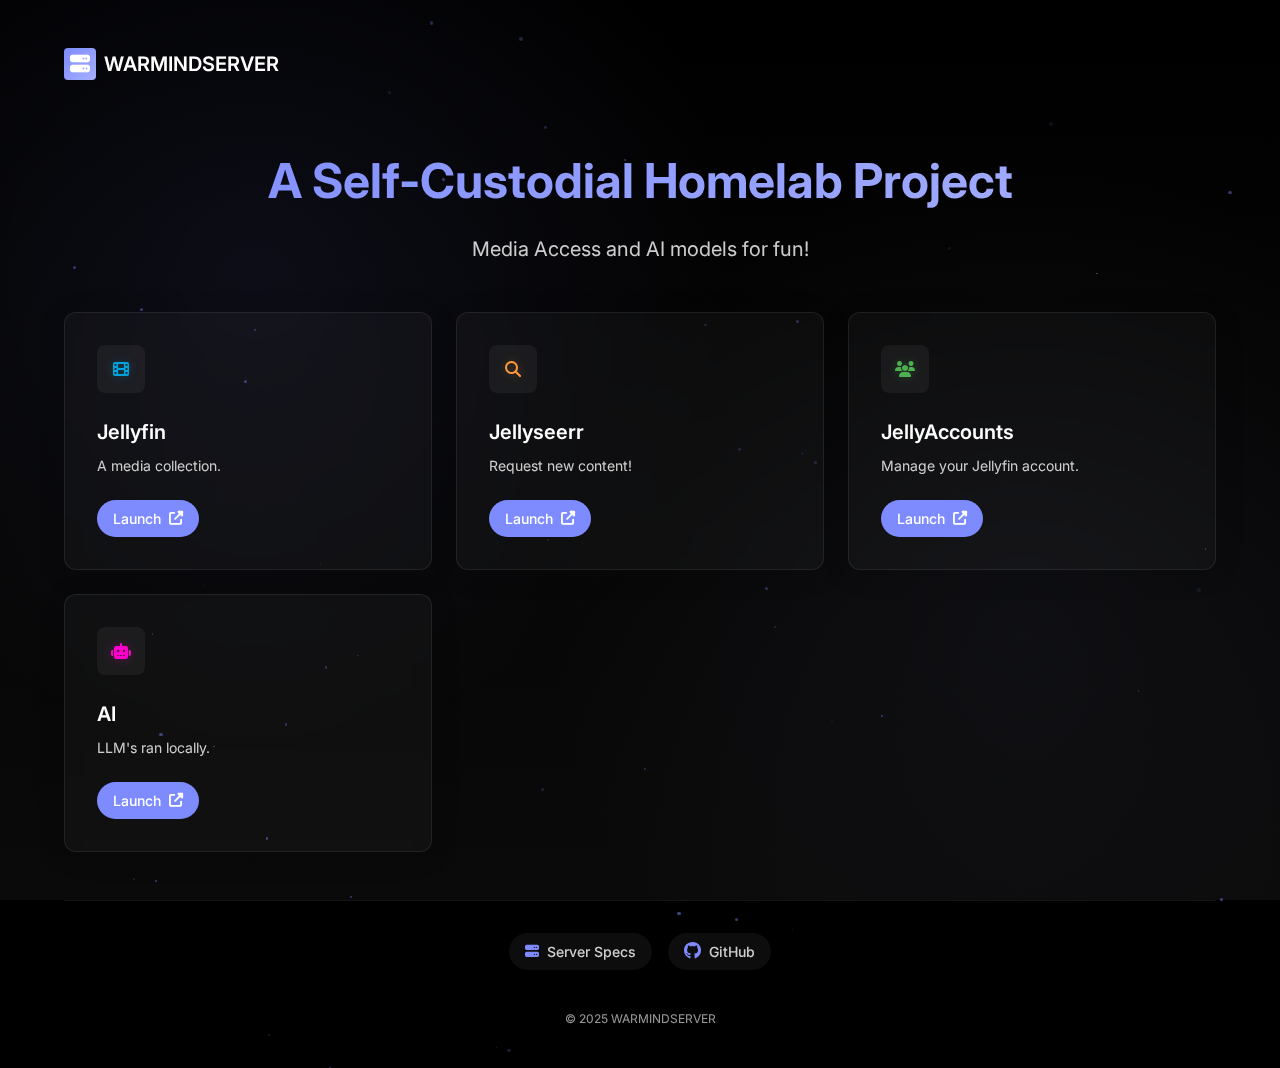
<file: index.html>
<!DOCTYPE html>
<html lang="en">
<head>
    <meta charset="UTF-8">
    <meta name="viewport" content="width=device-width, initial-scale=1.0">
    <meta name="description" content="WARMINDSERVER - A self-custodial homelab project providing media streaming, requests management, and more through Jellyfin and related services.">
    <meta name="keywords" content="homelab, server, jellyfin, media server, self-hosted">
    <title>WARMINDSERVER - Homelab Dashboard</title>
    
    <!-- Favicon -->
    <link rel="icon" type="image/svg+xml" href="data:image/svg+xml,%3Csvg xmlns='http://www.w3.org/2000/svg' viewBox='0 0 24 24'%3E%3Cpath fill='%235e6ad2' d='M4,1H20a1,1,0,0,1,1,1V22a1,1,0,0,1-1,1H4a1,1,0,0,1-1-1V2A1,1,0,0,1,4,1M5,3V21H19V3H5M8,17h8v2H8V17M8,5h8V7H8V5m0,4h8v2H8V9m0,4h8v2H8V13Z'/%3E%3C/svg%3E">
    <link rel="apple-touch-icon" href="data:image/svg+xml,%3Csvg xmlns='http://www.w3.org/2000/svg' viewBox='0 0 24 24'%3E%3Cpath fill='%235e6ad2' d='M4,1H20a1,1,0,0,1,1,1V22a1,1,0,0,1-1,1H4a1,1,0,0,1-1-1V2A1,1,0,0,1,4,1M5,3V21H19V3H5M8,17h8v2H8V17M8,5h8V7H8V5m0,4h8v2H8V9m0,4h8v2H8V13Z'/%3E%3C/svg%3E">
    
    <!-- Fonts -->
    <link rel="preconnect" href="https://fonts.googleapis.com">
    <link rel="preconnect" href="https://fonts.gstatic.com" crossorigin>
    <link href="https://fonts.googleapis.com/css2?family=Inter:wght@400;500;600;700&display=swap" rel="stylesheet">
    
    <!-- Styles -->
    <link rel="stylesheet" href="styles.css">
    <link rel="stylesheet" href="https://cdnjs.cloudflare.com/ajax/libs/font-awesome/6.4.0/css/all.min.css">
</head>
<body>
    <a href="#main-content" class="skip-to-content">Skip to content</a>
    <div class="background-gradient"></div>
    
    <div class="container">
        <header>
            <a href="index.html" class="logo">
                <span class="logo-icon"><i class="fas fa-server"></i></span>
                <span>WARMINDSERVER</span>
            </a>
        </header>
        
        <main id="main-content">
            <section class="hero">
                <h1 class="hero-title">A Self-Custodial Homelab Project</h1>
                <p class="hero-subtitle">Media Access and AI models for fun!</p>
            </section>
            
            <section class="services-section">
                <div class="services-grid">
                    <article class="service-card" data-service="jellyfin">
                        <div class="card-content">
                            <div class="service-icon" aria-hidden="true">
                                <i class="fas fa-film"></i>
                            </div>
                            <h2>Jellyfin</h2>
                            <p>A media collection.</p>
                            <a href="https://jellyfin.warminds.net" class="service-link" target="_blank" aria-label="Launch Jellyfin Media Streaming Server">
                                <span>Launch</span>
                                <i class="fas fa-external-link-alt" aria-hidden="true"></i>
                            </a>
                        </div>
                    </article>
                    
                    <article class="service-card" data-service="jellyseerr">
                        <div class="card-content">
                            <div class="service-icon" aria-hidden="true">
                                <i class="fas fa-search"></i>
                            </div>
                            <h2>Jellyseerr</h2>
                            <p>Request new content!</p>
                            <a href="https://jellyseerr.warminds.net" class="service-link" target="_blank" aria-label="Launch Jellyseerr Media Requests Manager">
                                <span>Launch</span>
                                <i class="fas fa-external-link-alt" aria-hidden="true"></i>
                            </a>
                        </div>
                    </article>
                    
                    <article class="service-card" data-service="jellyaccounts">
                        <div class="card-content">
                            <div class="service-icon" aria-hidden="true">
                                <i class="fas fa-users"></i>
                            </div>
                            <h2>JellyAccounts</h2>
                            <p>Manage your Jellyfin account.</p>
                            <a href="https://jellyaccounts.warminds.net" class="service-link" target="_blank" aria-label="Launch JellyAccounts User Management">
                                <span>Launch</span>
                                <i class="fas fa-external-link-alt" aria-hidden="true"></i>
                            </a>
                        </div>
                    </article>
                    
                    <article class="service-card" data-service="ai">
                        <div class="card-content">
                            <div class="service-icon" aria-hidden="true">
                                <i class="fas fa-robot"></i>
                            </div>
                            <h2>AI</h2>
                            <p>LLM's ran locally.</p>
                            <a href="https://ai.warminds.net" class="service-link" target="_blank" aria-label="Launch AI Models">
                                <span>Launch</span>
                                <i class="fas fa-external-link-alt" aria-hidden="true"></i>
                            </a>
                        </div>
                    </article>
                </div>
            </section>
        </main>
        
        <footer>
            <nav class="footer-links">
                <a href="specs.html" class="specs-link" aria-label="View Server Specifications">
                    <i class="fas fa-server" aria-hidden="true"></i>
                    <span>Server Specs</span>
                </a>
                <a href="https://github.com/sombreserotonin" class="github-link" target="_blank" aria-label="Visit GitHub profile">
                    <i class="fab fa-github" aria-hidden="true"></i>
                    <span>GitHub</span>
                </a>
            </nav>
            <div class="copyright">
                © 2025 WARMINDSERVER
            </div>
        </footer>
    </div>

    <script src="script.js"></script>
</body>
</html>
</file>
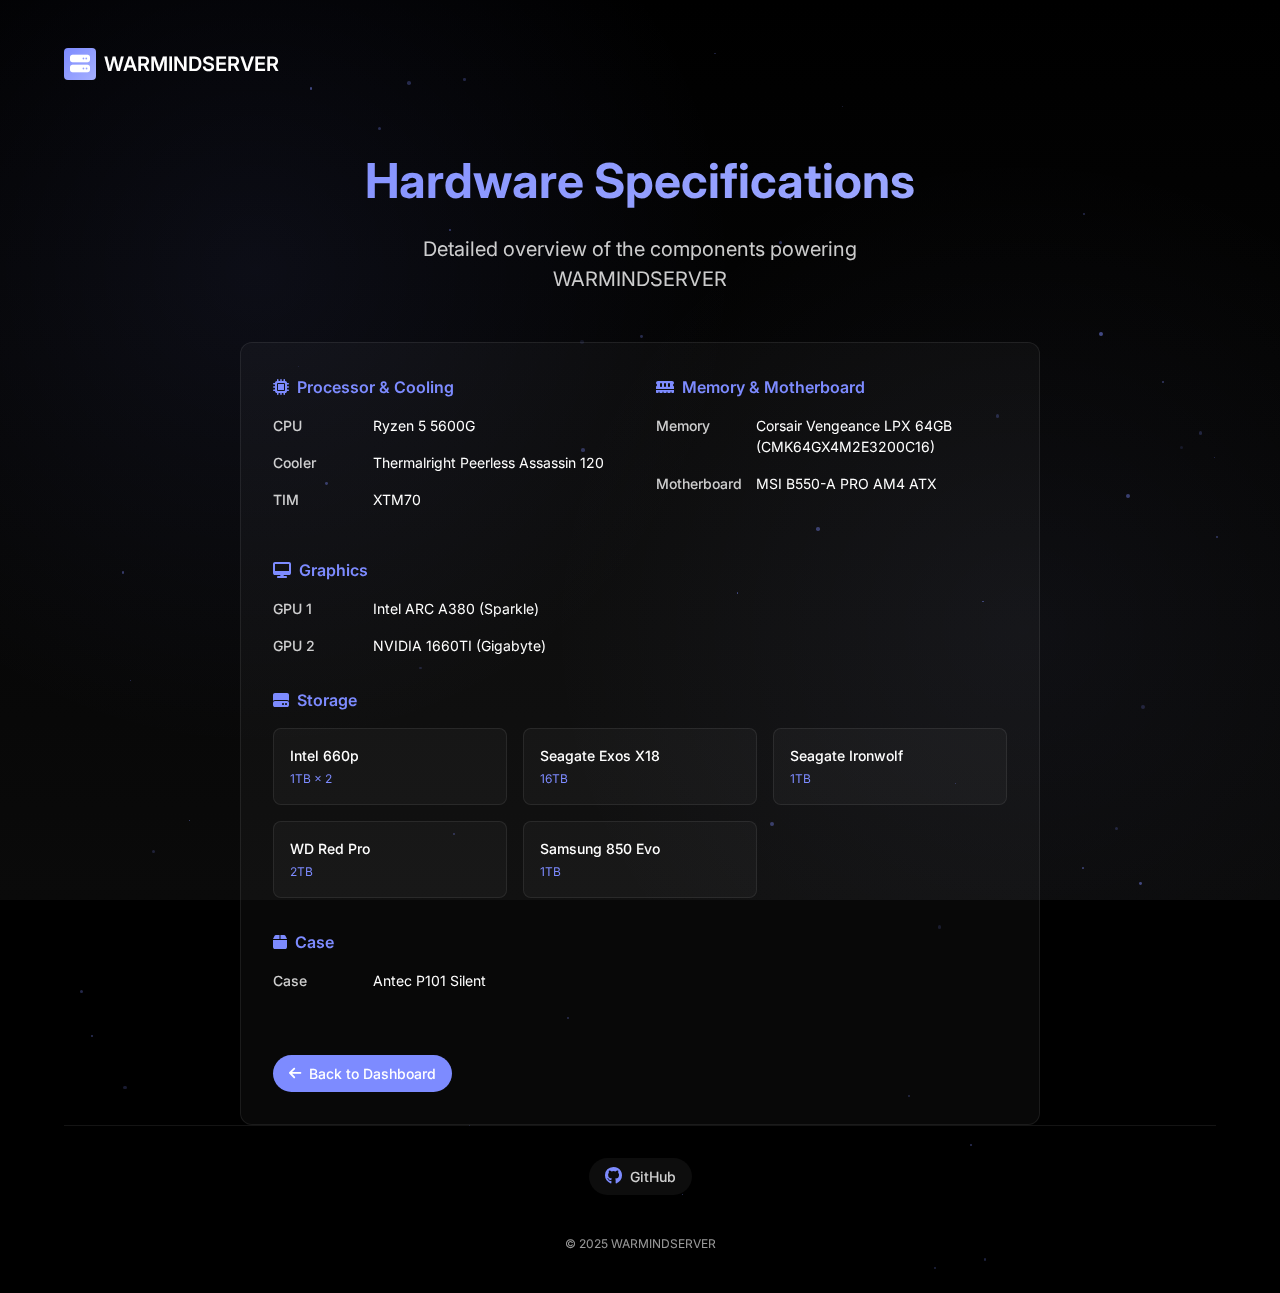
<file: specs.html>
<!DOCTYPE html>
<html lang="en">
<head>
    <meta charset="UTF-8">
    <meta name="viewport" content="width=device-width, initial-scale=1.0">
    <meta name="description" content="Detailed hardware specifications of the WARMINDSERVER homelab, including CPU, memory, storage, and graphics components.">
    <meta name="keywords" content="homelab, server specs, hardware, Ryzen, server build">
    <title>WARMINDSERVER - Hardware Specifications</title>
    
    <!-- Favicon -->
    <link rel="icon" type="image/svg+xml" href="data:image/svg+xml,%3Csvg xmlns='http://www.w3.org/2000/svg' viewBox='0 0 24 24'%3E%3Cpath fill='%235e6ad2' d='M4,1H20a1,1,0,0,1,1,1V22a1,1,0,0,1-1,1H4a1,1,0,0,1-1-1V2A1,1,0,0,1,4,1M5,3V21H19V3H5M8,17h8v2H8V17M8,5h8V7H8V5m0,4h8v2H8V9m0,4h8v2H8V13Z'/%3E%3C/svg%3E">
    <link rel="apple-touch-icon" href="data:image/svg+xml,%3Csvg xmlns='http://www.w3.org/2000/svg' viewBox='0 0 24 24'%3E%3Cpath fill='%235e6ad2' d='M4,1H20a1,1,0,0,1,1,1V22a1,1,0,0,1-1,1H4a1,1,0,0,1-1-1V2A1,1,0,0,1,4,1M5,3V21H19V3H5M8,17h8v2H8V17M8,5h8V7H8V5m0,4h8v2H8V9m0,4h8v2H8V13Z'/%3E%3C/svg%3E">
    
    <!-- Fonts -->
    <link rel="preconnect" href="https://fonts.googleapis.com">
    <link rel="preconnect" href="https://fonts.gstatic.com" crossorigin>
    <link href="https://fonts.googleapis.com/css2?family=Inter:wght@400;500;600;700&display=swap" rel="stylesheet">
    
    <!-- Styles -->
    <link rel="stylesheet" href="styles.css">
    <link rel="stylesheet" href="https://cdnjs.cloudflare.com/ajax/libs/font-awesome/6.4.0/css/all.min.css">
</head>
<body>
    <a href="#main-content" class="skip-to-content">Skip to content</a>
    <div class="background-gradient"></div>
    
    <div class="container">
        <header>
            <a href="index.html" class="logo">
                <span class="logo-icon"><i class="fas fa-server"></i></span>
                <span>WARMINDSERVER</span>
            </a>
        </header>
        
        <main id="main-content">
            <section class="hero">
                <h1 class="hero-title">Hardware Specifications</h1>
                <p class="hero-subtitle">Detailed overview of the components powering WARMINDSERVER</p>
            </section>
            
            <section class="specs-container">
                <div class="specs-grid">
                    <section class="spec-category">
                        <h3 class="spec-category-title">
                            <i class="fas fa-microchip" aria-hidden="true"></i> Processor & Cooling
                        </h3>
                        <dl>
                            <div class="spec-item">
                                <dt class="spec-label">CPU</dt>
                                <dd class="spec-value">Ryzen 5 5600G</dd>
                            </div>
                            <div class="spec-item">
                                <dt class="spec-label">Cooler</dt>
                                <dd class="spec-value">Thermalright Peerless Assassin 120</dd>
                            </div>
                            <div class="spec-item">
                                <dt class="spec-label">TIM</dt>
                                <dd class="spec-value">XTM70</dd>
                            </div>
                        </dl>
                    </section>
                    
                    <section class="spec-category">
                        <h3 class="spec-category-title">
                            <i class="fas fa-memory" aria-hidden="true"></i> Memory & Motherboard
                        </h3>
                        <dl>
                            <div class="spec-item">
                                <dt class="spec-label">Memory</dt>
                                <dd class="spec-value">Corsair Vengeance LPX 64GB (CMK64GX4M2E3200C16)</dd>
                            </div>
                            <div class="spec-item">
                                <dt class="spec-label">Motherboard</dt>
                                <dd class="spec-value">MSI B550-A PRO AM4 ATX</dd>
                            </div>
                        </dl>
                    </section>
                </div>
                
                <section class="spec-category">
                    <h3 class="spec-category-title">
                        <i class="fas fa-desktop" aria-hidden="true"></i> Graphics
                    </h3>
                    <dl>
                        <div class="spec-item">
                            <dt class="spec-label">GPU 1</dt>
                            <dd class="spec-value">Intel ARC A380 (Sparkle)</dd>
                        </div>
                        <div class="spec-item">
                            <dt class="spec-label">GPU 2</dt>
                            <dd class="spec-value">NVIDIA 1660TI (Gigabyte)</dd>
                        </div>
                    </dl>
                </section>
                
                <section class="spec-category">
                    <h3 class="spec-category-title">
                        <i class="fas fa-hdd" aria-hidden="true"></i> Storage
                    </h3>
                    <div class="storage-items">
                        <div class="storage-item">
                            <div class="storage-name">Intel 660p</div>
                            <div class="storage-capacity">1TB × 2</div>
                        </div>
                        <div class="storage-item">
                            <div class="storage-name">Seagate Exos X18</div>
                            <div class="storage-capacity">16TB</div>
                        </div>
                        <div class="storage-item">
                            <div class="storage-name">Seagate Ironwolf</div>
                            <div class="storage-capacity">1TB</div>
                        </div>
                        <div class="storage-item">
                            <div class="storage-name">WD Red Pro</div>
                            <div class="storage-capacity">2TB</div>
                        </div>
                        <div class="storage-item">
                            <div class="storage-name">Samsung 850 Evo</div>
                            <div class="storage-capacity">1TB</div>
                        </div>
                    </div>
                </section>
                
                <section class="spec-category">
                    <h3 class="spec-category-title">
                        <i class="fas fa-box" aria-hidden="true"></i> Case
                    </h3>
                    <dl>
                        <div class="spec-item">
                            <dt class="spec-label">Case</dt>
                            <dd class="spec-value">Antec P101 Silent</dd>
                        </div>
                    </dl>
                </section>
                
                <a href="index.html" class="back-button" aria-label="Return to dashboard">
                    <i class="fas fa-arrow-left" aria-hidden="true"></i>
                    <span>Back to Dashboard</span>
                </a>
            </section>
        </main>
        
        <footer>
            <nav class="footer-links">
                <a href="https://github.com/sombreserotonin" class="github-link" target="_blank" aria-label="Visit GitHub profile">
                    <i class="fab fa-github" aria-hidden="true"></i>
                    <span>GitHub</span>
                </a>
            </nav>
            <div class="copyright">
                © 2025 WARMINDSERVER
            </div>
        </footer>
    </div>

    <script src="script.js"></script>
</body>
</html>
</file>
<file: styles.css>
/* Linear-inspired Design System */
:root {
    /* Colors - OLED Optimized */
    --background: #000000;
    --background-secondary: #0a0a0a;
    --background-tertiary: #121212;
    --text-primary: #ffffff;
    --text-secondary: rgba(255, 255, 255, 0.8);
    --text-tertiary: rgba(255, 255, 255, 0.6);
    --accent-primary: #7d8bff;
    --accent-secondary: #a6b0ff;
    --accent-gradient: linear-gradient(135deg, #7d8bff, #a6b0ff);
    --border-color: rgba(255, 255, 255, 0.08);
    --card-background: rgba(255, 255, 255, 0.03);
    --card-hover: rgba(255, 255, 255, 0.08);
    --card-active: rgba(255, 255, 255, 0.12);
    --shadow-color: rgba(0, 0, 0, 0.7);
    --glow-color: rgba(125, 139, 255, 0.15);
    
    /* Typography */
    --font-sans: 'Inter', -apple-system, BlinkMacSystemFont, 'Segoe UI', Roboto, Oxygen, Ubuntu, Cantarell, 'Open Sans', 'Helvetica Neue', sans-serif;
    --font-mono: 'SF Mono', SFMono-Regular, ui-monospace, 'DejaVu Sans Mono', Menlo, Consolas, monospace;
    
    /* Spacing */
    --space-xs: 4px;
    --space-sm: 8px;
    --space-md: 16px;
    --space-lg: 24px;
    --space-xl: 32px;
    --space-xxl: 48px;
    
    /* Borders */
    --radius-sm: 4px;
    --radius-md: 8px;
    --radius-lg: 12px;
    --radius-xl: 16px;
    --radius-full: 9999px;
    
    /* Transitions */
    --transition-fast: 0.1s ease;
    --transition-normal: 0.2s ease;
    --transition-slow: 0.3s ease;
}

/* Base Styles */
* {
    margin: 0;
    padding: 0;
    box-sizing: border-box;
}

/* Particle Effects */
.particle {
    position: absolute;
    border-radius: 50%;
    pointer-events: none;
    animation: float linear infinite;
    z-index: 0;
}

@keyframes float {
    0% {
        transform: translateY(0) translateX(0);
    }
    50% {
        transform: translateY(-100px) translateX(20px);
    }
    100% {
        transform: translateY(0) translateX(0);
    }
}

html {
    font-size: 16px;
    scroll-behavior: smooth;
}

body {
    font-family: var(--font-sans);
    background-color: var(--background);
    color: var(--text-primary);
    line-height: 1.5;
    -webkit-font-smoothing: antialiased;
    -moz-osx-font-smoothing: grayscale;
    overflow-x: hidden;
}

/* Accessibility - Skip to content link */
.skip-to-content {
    position: absolute;
    top: -40px;
    left: 0;
    background: var(--accent-primary);
    color: var(--text-primary);
    padding: var(--space-sm) var(--space-md);
    z-index: 100;
    transition: top var(--transition-normal);
    border-radius: 0 0 var(--radius-sm) 0;
}

.skip-to-content:focus {
    top: 0;
}

/* Background Effect */
.background-gradient {
    position: fixed;
    top: 0;
    left: 0;
    width: 100%;
    height: 100%;
    z-index: -1;
    background: 
        radial-gradient(circle at 20% 30%, rgba(125, 139, 255, 0.08), transparent 40%),
        radial-gradient(circle at 80% 70%, rgba(166, 176, 255, 0.05), transparent 40%),
        linear-gradient(to bottom, #000000, #0a0a0a);
    opacity: 1;
    transition: transform 0.5s cubic-bezier(0.17, 0.67, 0.83, 0.67);
}

/* Container */
.container {
    max-width: 1200px;
    margin: 0 auto;
    padding: var(--space-lg);
    position: relative;
    z-index: 1;
    display: flex;
    flex-direction: column;
    min-height: 100vh;
}

/* Header */
header {
    display: flex;
    justify-content: space-between;
    align-items: center;
    padding: var(--space-lg) 0;
    margin-bottom: var(--space-xxl);
}

.logo {
    display: flex;
    align-items: center;
    gap: var(--space-sm);
    font-weight: 600;
    font-size: 1.25rem;
    color: var(--text-primary);
    text-decoration: none;
}

.logo-icon {
    display: flex;
    align-items: center;
    justify-content: center;
    width: 32px;
    height: 32px;
    background: var(--accent-gradient);
    border-radius: var(--radius-sm);
}

.tagline {
    font-size: 0.875rem;
    color: var(--text-secondary);
    margin-top: var(--space-xs);
}

/* Main Content */
main {
    flex: 1;
}

.hero {
    text-align: center;
    margin-bottom: var(--space-xxl);
}

.hero-title {
    font-size: 3rem;
    font-weight: 700;
    margin-bottom: var(--space-lg);
    background: var(--accent-gradient);
    -webkit-background-clip: text;
    background-clip: text;
    -webkit-text-fill-color: transparent;
    line-height: 1.2;
}

.hero-subtitle {
    font-size: 1.25rem;
    color: var(--text-secondary);
    max-width: 600px;
    margin: 0 auto var(--space-xl);
}

/* Services Grid */
.services-section {
    margin-bottom: var(--space-xxl);
}

.services-grid {
    display: grid;
    grid-template-columns: repeat(auto-fill, minmax(280px, 1fr));
    gap: var(--space-lg);
}

.service-card {
    position: relative;
    border-radius: var(--radius-lg);
    background: var(--card-background);
    border: 1px solid var(--border-color);
    overflow: hidden;
    transition: all 0.4s cubic-bezier(0.25, 0.46, 0.45, 0.94);
    opacity: 0;
    transform: translateY(20px);
    backdrop-filter: blur(8px);
    box-shadow: 0 4px 30px rgba(0, 0, 0, 0.1);
    transform-style: preserve-3d;
    perspective: 1000px;
}

.service-card::before {
    content: '';
    position: absolute;
    top: 0;
    left: 0;
    right: 0;
    bottom: 0;
    background: radial-gradient(
        circle at var(--mouse-x, 100px) var(--mouse-y, 100px),
        rgba(125, 139, 255, 0.1),
        transparent 60%
    );
    opacity: 0;
    transition: opacity 0.3s ease;
    pointer-events: none;
}

.service-card:hover::before {
    opacity: 1;
}

.service-card:hover {
    transform: translateY(-8px) rotateX(5deg) rotateY(5deg);
    background: var(--card-hover);
    box-shadow: 0 8px 32px var(--glow-color);
    border-color: rgba(125, 139, 255, 0.2);
}

.card-content {
    padding: var(--space-xl);
    height: 100%;
    display: flex;
    flex-direction: column;
}

.service-icon {
    display: flex;
    align-items: center;
    justify-content: center;
    width: 48px;
    height: 48px;
    border-radius: var(--radius-md);
    margin-bottom: var(--space-lg);
    background: rgba(255, 255, 255, 0.05);
}

.service-card[data-service="jellyfin"] .service-icon {
    color: #00a4dc;
    text-shadow: 0 0 10px rgba(0, 164, 220, 0.3);
}

.service-card[data-service="jellyseerr"] .service-icon {
    color: #ff9b3c;
    text-shadow: 0 0 10px rgba(255, 155, 60, 0.3);
}

.service-card[data-service="jellyaccounts"] .service-icon {
    color: #4caf50;
    text-shadow: 0 0 10px rgba(76, 175, 80, 0.3);
}

.service-card[data-service="ai"] .service-icon {
    color: #ff00cc;
    text-shadow: 0 0 10px rgba(255, 0, 204, 0.3);
}

.service-card h2 {
    font-size: 1.25rem;
    font-weight: 600;
    margin-bottom: var(--space-sm);
}

.service-card p {
    color: var(--text-secondary);
    margin-bottom: var(--space-lg);
    font-size: 0.875rem;
}

.service-link {
    display: inline-flex;
    align-items: center;
    gap: var(--space-sm);
    padding: var(--space-sm) var(--space-md);
    background: var(--accent-primary);
    color: white;
    text-decoration: none;
    border-radius: var(--radius-full);
    font-weight: 500;
    font-size: 0.875rem;
    transition: background-color var(--transition-normal);
    margin-top: auto;
    align-self: flex-start;
}

.service-link:hover, .service-link:focus {
    background: var(--accent-secondary);
}

.service-link:focus {
    outline: 2px solid var(--accent-secondary);
    outline-offset: 2px;
}

.service-disabled {
    display: inline-flex;
    align-items: center;
    gap: var(--space-sm);
    padding: var(--space-sm) var(--space-md);
    background: rgba(255, 255, 255, 0.1);
    color: var(--text-tertiary);
    border-radius: var(--radius-full);
    font-weight: 500;
    font-size: 0.875rem;
    margin-top: auto;
    align-self: flex-start;
    cursor: not-allowed;
}

/* Footer */
footer {
    margin-top: auto;
    padding-top: var(--space-xl);
    border-top: 1px solid var(--border-color);
}

.footer-links {
    display: flex;
    justify-content: center;
    gap: var(--space-md);
    margin-bottom: var(--space-lg);
}

.specs-link, .github-link {
    display: flex;
    align-items: center;
    gap: var(--space-sm);
    padding: var(--space-sm) var(--space-md);
    background: rgba(255, 255, 255, 0.05);
    color: var(--text-secondary);
    text-decoration: none;
    border-radius: var(--radius-full);
    font-size: 0.875rem;
    font-weight: 500;
    transition: all var(--transition-normal);
}

.specs-link i, .github-link i {
    color: var(--accent-primary);
}

.github-link i {
    font-size: 1.1rem;
}

.specs-link:hover, .specs-link:focus,
.github-link:hover, .github-link:focus {
    background: rgba(255, 255, 255, 0.1);
    color: var(--text-primary);
}

.specs-link:focus, .github-link:focus {
    outline: 2px solid var(--accent-secondary);
    outline-offset: 2px;
}

.copyright {
    text-align: center;
    font-size: 0.75rem;
    color: var(--text-tertiary);
    padding: var(--space-md) 0;
}

/* Specs Page Styles */
.specs-container {
    max-width: 800px;
    margin: 0 auto;
    background: var(--card-background);
    border-radius: var(--radius-lg);
    padding: var(--space-xl);
    border: 1px solid var(--border-color);
}

.specs-title {
    font-size: 1.75rem;
    text-align: center;
    margin-bottom: var(--space-xl);
    background: var(--accent-gradient);
    -webkit-background-clip: text;
    background-clip: text;
    -webkit-text-fill-color: transparent;
}

.specs-grid {
    display: grid;
    grid-template-columns: repeat(auto-fit, minmax(300px, 1fr));
    gap: var(--space-xl);
}

.spec-category {
    margin-bottom: var(--space-xl);
}

.spec-category-title {
    font-size: 1rem;
    margin-bottom: var(--space-md);
    color: var(--accent-primary);
    display: flex;
    align-items: center;
    gap: var(--space-sm);
    font-weight: 600;
}

.spec-item {
    display: flex;
    margin-bottom: var(--space-md);
    align-items: flex-start;
}

.spec-label {
    font-weight: 500;
    min-width: 100px;
    color: var(--text-secondary);
    font-size: 0.875rem;
}

.spec-value {
    flex: 1;
    color: var(--text-primary);
    font-size: 0.875rem;
}

.storage-items {
    display: grid;
    grid-template-columns: repeat(auto-fit, minmax(200px, 1fr));
    gap: var(--space-md);
}

.storage-item {
    background: rgba(255, 255, 255, 0.03);
    border-radius: var(--radius-md);
    padding: var(--space-md);
    border: 1px solid var(--border-color);
}

.storage-name {
    font-weight: 500;
    margin-bottom: var(--space-xs);
    color: var(--text-primary);
    font-size: 0.875rem;
}

.storage-capacity {
    color: var(--accent-primary);
    font-size: 0.75rem;
}

.back-button {
    display: inline-flex;
    align-items: center;
    gap: var(--space-sm);
    padding: var(--space-sm) var(--space-md);
    background: var(--accent-primary);
    color: white;
    text-decoration: none;
    border-radius: var(--radius-full);
    font-weight: 500;
    font-size: 0.875rem;
    transition: background-color var(--transition-normal);
    margin-top: var(--space-xl);
}

.back-button:hover, .back-button:focus {
    background: var(--accent-secondary);
}

.back-button:focus {
    outline: 2px solid var(--accent-secondary);
    outline-offset: 2px;
}

/* Responsive Design */
@media (max-width: 768px) {
    .container {
        padding: var(--space-md);
    }
    
    .hero-title {
        font-size: 2.25rem;
    }
    
    .hero-subtitle {
        font-size: 1rem;
    }
    
    .services-grid {
        gap: var(--space-md);
    }
    
    .specs-container {
        padding: var(--space-lg);
    }
    
    .specs-grid {
        grid-template-columns: 1fr;
    }
}

@media (max-width: 480px) {
    .hero-title {
        font-size: 1.75rem;
    }
    
    .service-card {
        min-height: 200px;
    }
    
    .card-content {
        padding: var(--space-lg);
    }
    
    .service-icon {
        width: 40px;
        height: 40px;
        font-size: 1.25rem;
    }
}

/* Reduced motion preferences */
@media (prefers-reduced-motion: reduce) {
    html {
        scroll-behavior: auto;
    }
    
    .service-card:hover {
        transform: none;
    }
    
    .service-link:hover, .service-link:focus,
    .specs-link:hover, .specs-link:focus,
    .back-button:hover, .back-button:focus {
        transform: none;
    }
}
</file>
